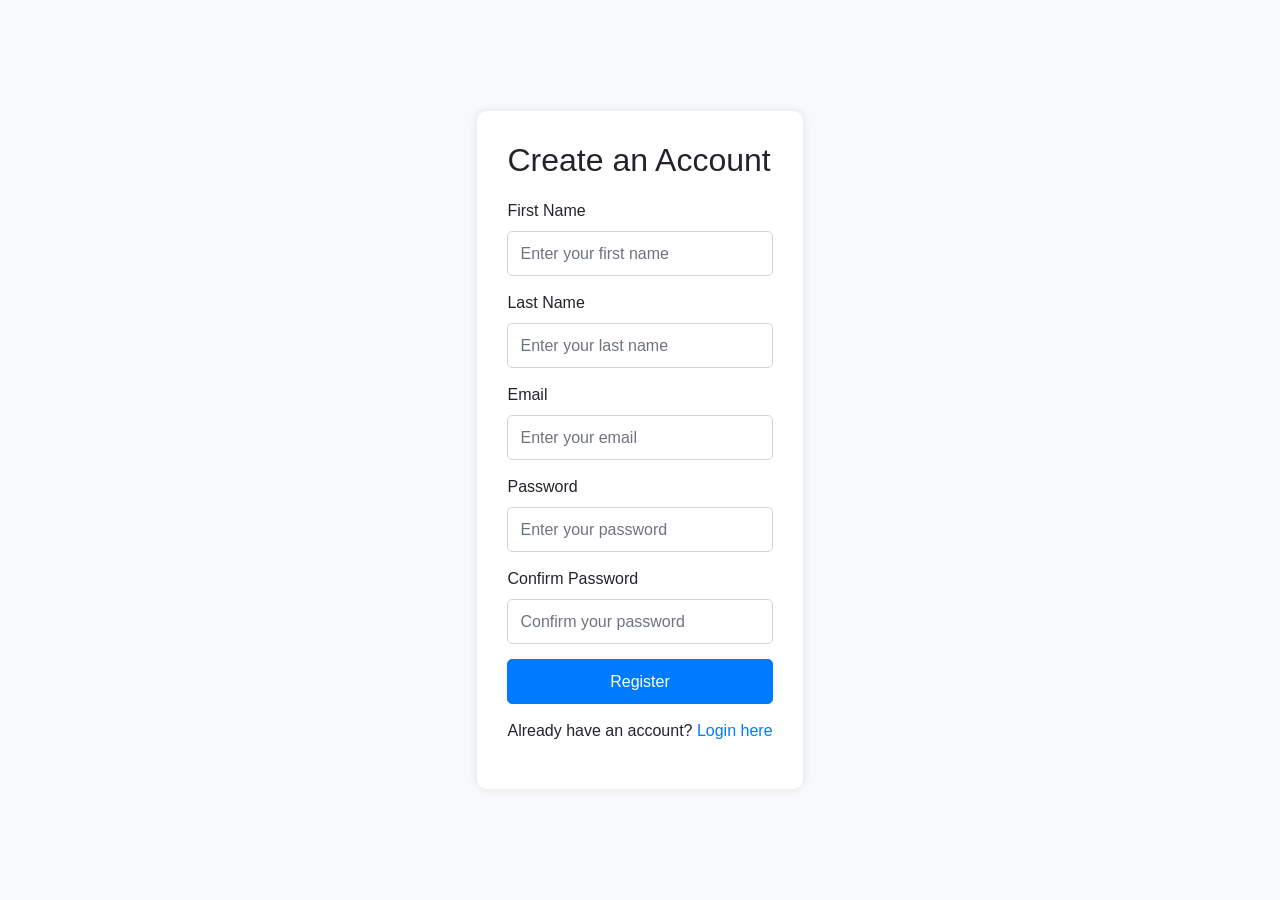
<file: register.html>
<!DOCTYPE html>
<html lang="en">
<head>
    <meta charset="UTF-8">
    <meta http-equiv="X-UA-Compatible" content="IE=edge">
    <meta name="viewport" content="width=device-width, initial-scale=1.0">
    <title>Register - Elite Shoe Store</title>
    <!-- Bootstrap CSS -->
    <link rel="stylesheet" href="https://stackpath.bootstrapcdn.com/bootstrap/4.5.2/css/bootstrap.min.css">
    <!-- Font Awesome for icons -->
    <link rel="stylesheet" href="https://cdnjs.cloudflare.com/ajax/libs/font-awesome/5.15.3/css/all.min.css">
    <!-- Custom CSS -->
    <style>
        body {
            display: flex;
            justify-content: center;
            align-items: center;
            height: 100vh;
            background-color: #f8f9fa;
        }

        .register-container {
            background: #fff;
            padding: 30px;
            border-radius: 10px;
            box-shadow: 0 0 10px rgba(0, 0, 0, 0.1);
        }

        .register-container h2 {
            margin-bottom: 20px;
        }

        .form-group {
            margin-bottom: 15px;
        }

        .form-control {
            height: 45px;
            border-radius: 5px;
        }

        .btn-primary {
            width: 100%;
            height: 45px;
            border-radius: 5px;
        }

        .login-link {
            margin-top: 15px;
            text-align: center;
        }

        .login-link a {
            color: #007bff;
            text-decoration: none;
        }

        .login-link a:hover {
            text-decoration: underline;
        }
    </style>
</head>
<body>
    <div class="register-container">
        <h2>Create an Account</h2>
        <form id="registerForm">
            <div class="form-group">
                <label for="firstName">First Name</label>
                <input type="text" class="form-control" id="firstName" placeholder="Enter your first name" required>
            </div>
            <div class="form-group">
                <label for="lastName">Last Name</label>
                <input type="text" class="form-control" id="lastName" placeholder="Enter your last name" required>
            </div>
            <div class="form-group">
                <label for="email">Email</label>
                <input type="email" class="form-control" id="email" placeholder="Enter your email" required>
            </div>
            <div class="form-group">
                <label for="password">Password</label>
                <input type="password" class="form-control" id="password" placeholder="Enter your password" required>
            </div>
            <div class="form-group">
                <label for="confirmPassword">Confirm Password</label>
                <input type="password" class="form-control" id="confirmPassword" placeholder="Confirm your password" required>
            </div>
            <button type="submit" class="btn btn-primary">Register</button>
        </form>
        <div class="login-link">
            <p>Already have an account? <a href="file:///D:/st%20project/st%20project/logiin/login.html">Login here</a></p>
        </div>
    </div>

    <!-- Optional JavaScript -->
    <script src="https://code.jquery.com/jquery-3.5.1.min.js"></script>
    <script src="https://cdn.jsdelivr.net/npm/@popperjs/core@2.5.4/dist/umd/popper.min.js"></script>
    <script src="https://stackpath.bootstrapcdn.com/bootstrap/4.5.2/js/bootstrap.min.js"></script>
    <script>
        document.getElementById('registerForm').addEventListener('submit', function(event) {
            event.preventDefault();
            // Perform form validation and registration logic here
            
            // Simulate successful registration and redirect to login page
            alert('Registration successful!');
            window.location.href = 'file:///D:/st%20project/st%20project/logiin/login.html';
        });
    </script>
</body>
</html>
</file>
